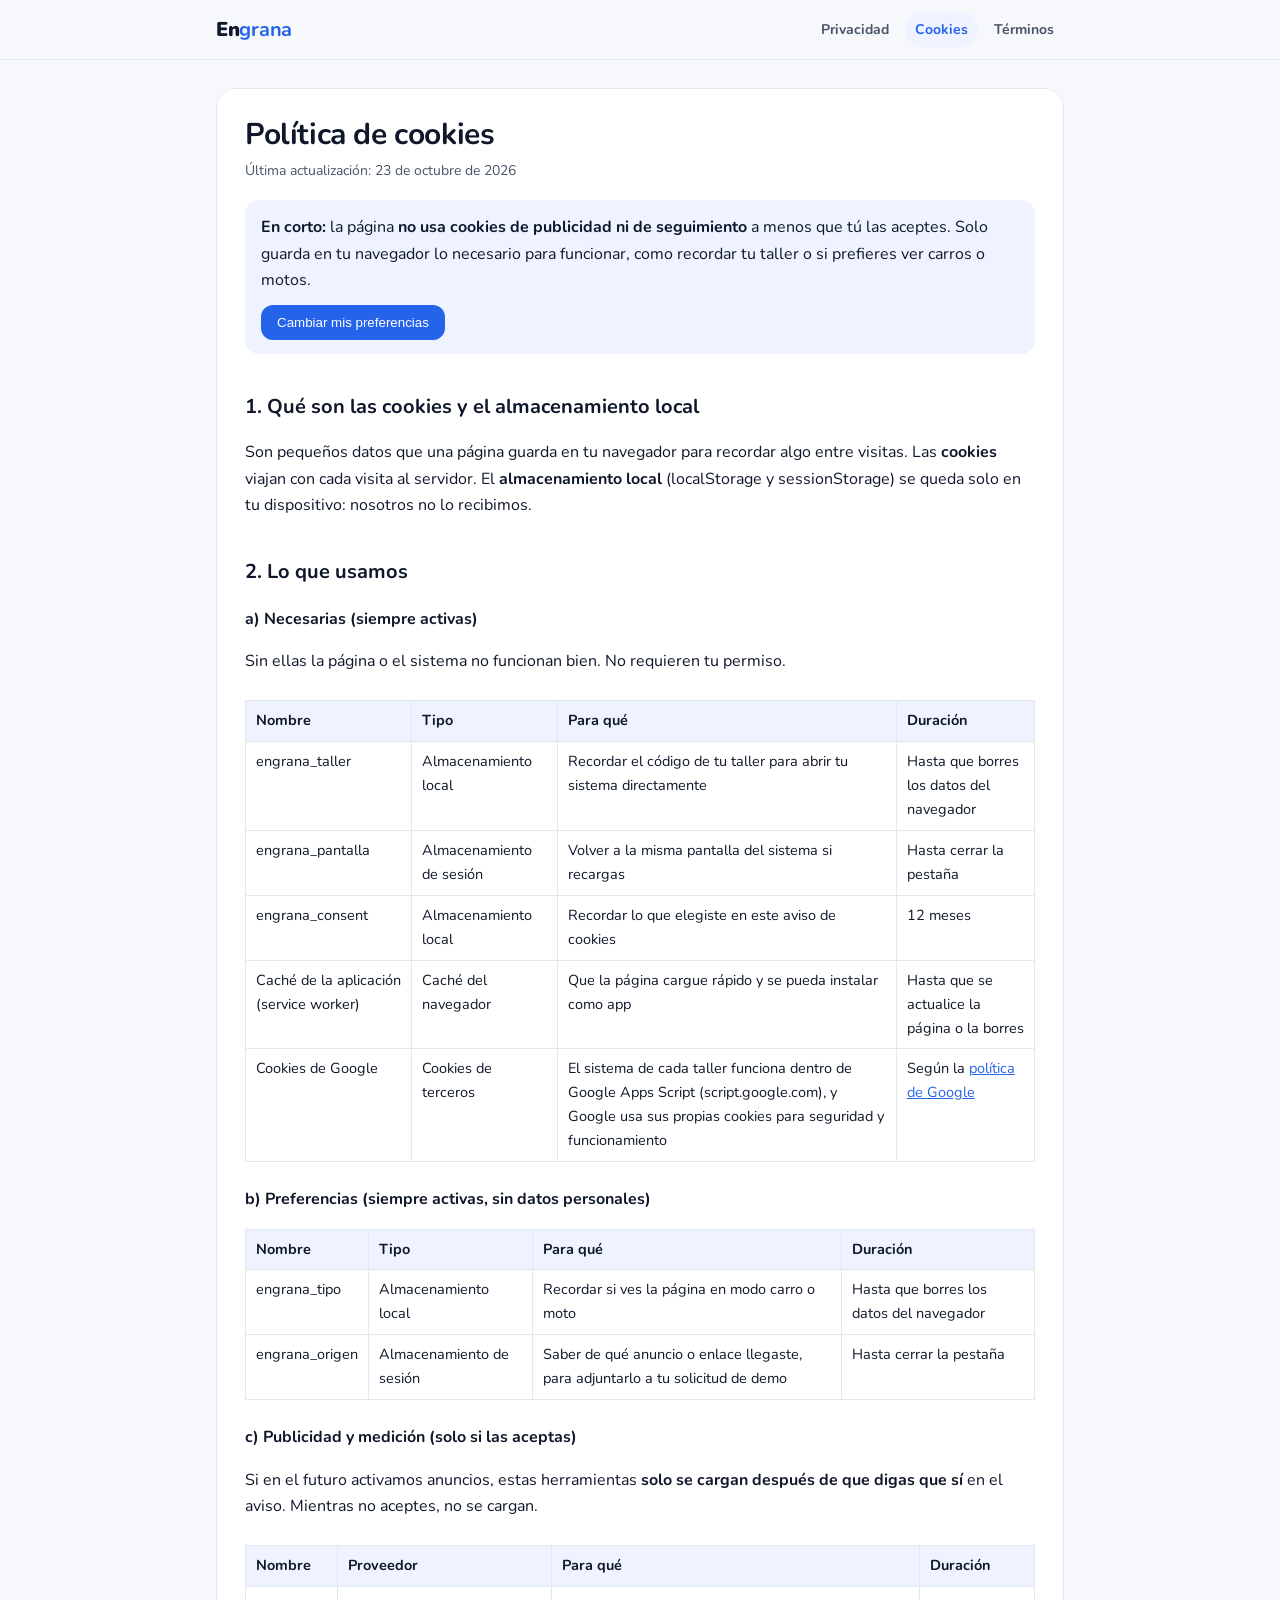
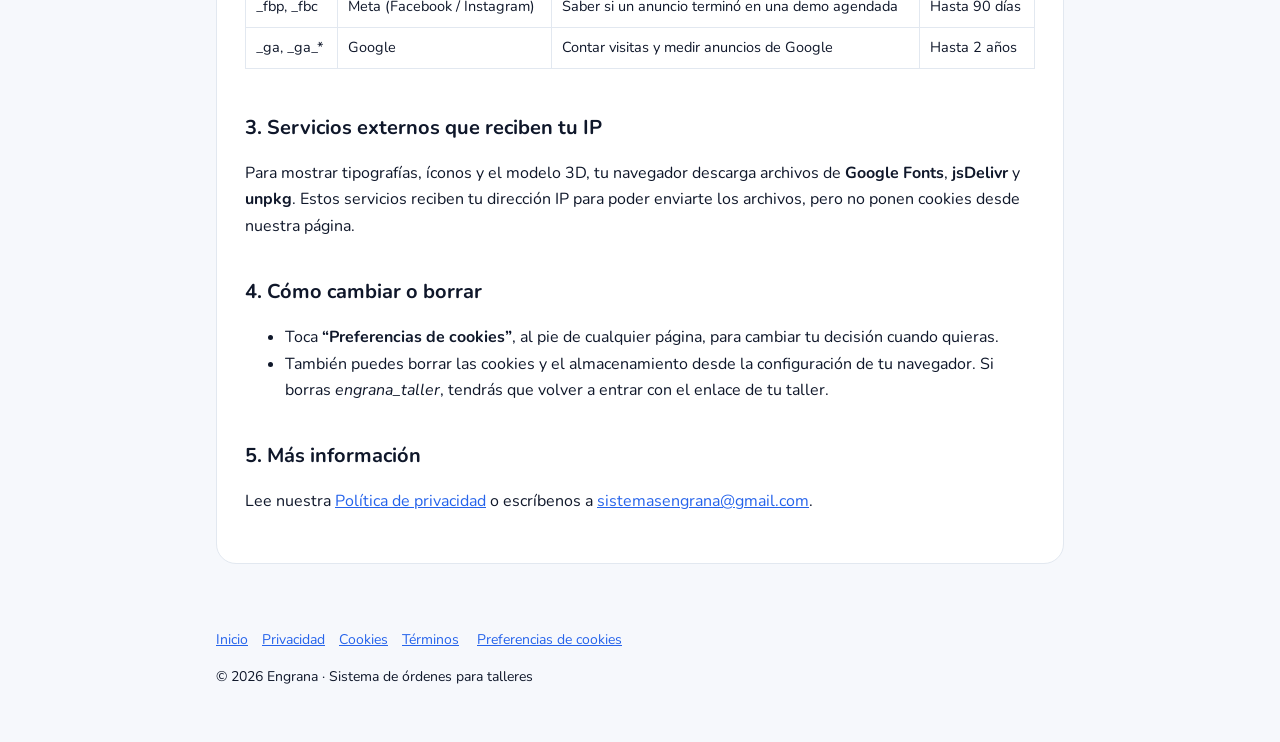
<file: cookies.html>
<!doctype html>
<html lang="es">
<head>
<meta charset="utf-8">
<meta name="viewport" content="width=device-width, initial-scale=1">
<meta name="referrer" content="strict-origin-when-cross-origin">
<title>Política de cookies · Engrana</title>
<meta name="description" content="Qué cookies y almacenamiento local usa sistemasengrana.com, para qué sirven y cómo cambiar tus preferencias.">
<link rel="icon" href="/favicon.ico">
<link rel="preconnect" href="https://fonts.googleapis.com"><link rel="preconnect" href="https://fonts.gstatic.com" crossorigin>
<link href="https://fonts.googleapis.com/css2?family=Nunito:wght@400;700;900&display=swap" rel="stylesheet">
<link rel="stylesheet" href="/css/legal.css">
<script src="/js/consent.js"></script>
</head>
<body>
<header class="top"><div class="in">
  <a class="marca" href="/">En<b>grana</b></a>
  <nav class="tabs" aria-label="Documentos legales">
    <a href="/privacidad.html">Privacidad</a>
    <a href="/cookies.html" aria-current="page">Cookies</a>
    <a href="/terminos.html">Términos</a>
  </nav>
</div></header>

<main><article class="doc">
<h1>Política de cookies</h1>
<p class="fecha">Última actualización: 23 de octubre de 2026</p>

<div class="resumen"><b>En corto:</b> la página <b>no usa cookies de publicidad ni de seguimiento</b> a menos que tú las aceptes. Solo guarda en tu navegador lo necesario para funcionar, como recordar tu taller o si prefieres ver carros o motos.
<p style="margin:12px 0 0"><button class="btn" type="button" onclick="window.engranaConsent&&engranaConsent.abrir()">Cambiar mis preferencias</button></p></div>

<h2>1. Qué son las cookies y el almacenamiento local</h2>
<p>Son pequeños datos que una página guarda en tu navegador para recordar algo entre visitas. Las <b>cookies</b> viajan con cada visita al servidor. El <b>almacenamiento local</b> (localStorage y sessionStorage) se queda solo en tu dispositivo: nosotros no lo recibimos.</p>

<h2>2. Lo que usamos</h2>
<h3>a) Necesarias (siempre activas)</h3>
<p>Sin ellas la página o el sistema no funcionan bien. No requieren tu permiso.</p>
<div class="tabla"><table>
  <tr><th>Nombre</th><th>Tipo</th><th>Para qué</th><th>Duración</th></tr>
  <tr><td>engrana_taller</td><td>Almacenamiento local</td><td>Recordar el código de tu taller para abrir tu sistema directamente</td><td>Hasta que borres los datos del navegador</td></tr>
  <tr><td>engrana_pantalla</td><td>Almacenamiento de sesión</td><td>Volver a la misma pantalla del sistema si recargas</td><td>Hasta cerrar la pestaña</td></tr>
  <tr><td>engrana_consent</td><td>Almacenamiento local</td><td>Recordar lo que elegiste en este aviso de cookies</td><td>12 meses</td></tr>
  <tr><td>Caché de la aplicación (service worker)</td><td>Caché del navegador</td><td>Que la página cargue rápido y se pueda instalar como app</td><td>Hasta que se actualice la página o la borres</td></tr>
  <tr><td>Cookies de Google</td><td>Cookies de terceros</td><td>El sistema de cada taller funciona dentro de Google Apps Script (script.google.com), y Google usa sus propias cookies para seguridad y funcionamiento</td><td>Según la <a href="https://policies.google.com/technologies/cookies?hl=es" target="_blank" rel="noopener">política de Google</a></td></tr>
</table></div>

<h3>b) Preferencias (siempre activas, sin datos personales)</h3>
<div class="tabla"><table>
  <tr><th>Nombre</th><th>Tipo</th><th>Para qué</th><th>Duración</th></tr>
  <tr><td>engrana_tipo</td><td>Almacenamiento local</td><td>Recordar si ves la página en modo carro o moto</td><td>Hasta que borres los datos del navegador</td></tr>
  <tr><td>engrana_origen</td><td>Almacenamiento de sesión</td><td>Saber de qué anuncio o enlace llegaste, para adjuntarlo a tu solicitud de demo</td><td>Hasta cerrar la pestaña</td></tr>
</table></div>

<h3>c) Publicidad y medición (solo si las aceptas)</h3>
<p>Si en el futuro activamos anuncios, estas herramientas <b>solo se cargan después de que digas que sí</b> en el aviso. Mientras no aceptes, no se cargan.</p>
<div class="tabla"><table>
  <tr><th>Nombre</th><th>Proveedor</th><th>Para qué</th><th>Duración</th></tr>
  <tr><td>_fbp, _fbc</td><td>Meta (Facebook / Instagram)</td><td>Saber si un anuncio terminó en una demo agendada</td><td>Hasta 90 días</td></tr>
  <tr><td>_ga, _ga_*</td><td>Google</td><td>Contar visitas y medir anuncios de Google</td><td>Hasta 2 años</td></tr>
</table></div>

<h2>3. Servicios externos que reciben tu IP</h2>
<p>Para mostrar tipografías, íconos y el modelo 3D, tu navegador descarga archivos de <b>Google Fonts</b>, <b>jsDelivr</b> y <b>unpkg</b>. Estos servicios reciben tu dirección IP para poder enviarte los archivos, pero no ponen cookies desde nuestra página.</p>

<h2>4. Cómo cambiar o borrar</h2>
<ul>
  <li>Toca <b>“Preferencias de cookies”</b>, al pie de cualquier página, para cambiar tu decisión cuando quieras.</li>
  <li>También puedes borrar las cookies y el almacenamiento desde la configuración de tu navegador. Si borras <i>engrana_taller</i>, tendrás que volver a entrar con el enlace de tu taller.</li>
</ul>

<h2>5. Más información</h2>
<p>Lee nuestra <a href="/privacidad.html">Política de privacidad</a> o escríbenos a <a href="mailto:sistemasengrana@gmail.com">sistemasengrana@gmail.com</a>.</p>
</article></main>

<footer>
  <a href="/">Inicio</a><a href="/privacidad.html">Privacidad</a><a href="/cookies.html">Cookies</a><a href="/terminos.html">Términos</a>
  <a href="#" onclick="window.engranaConsent&&engranaConsent.abrir();return false">Preferencias de cookies</a>
  <p>© <span id="anio">2026</span> Engrana · Sistema de órdenes para talleres</p>
</footer>
<script>document.getElementById('anio').textContent=new Date().getFullYear();</script>
</body>
</html>
</file>
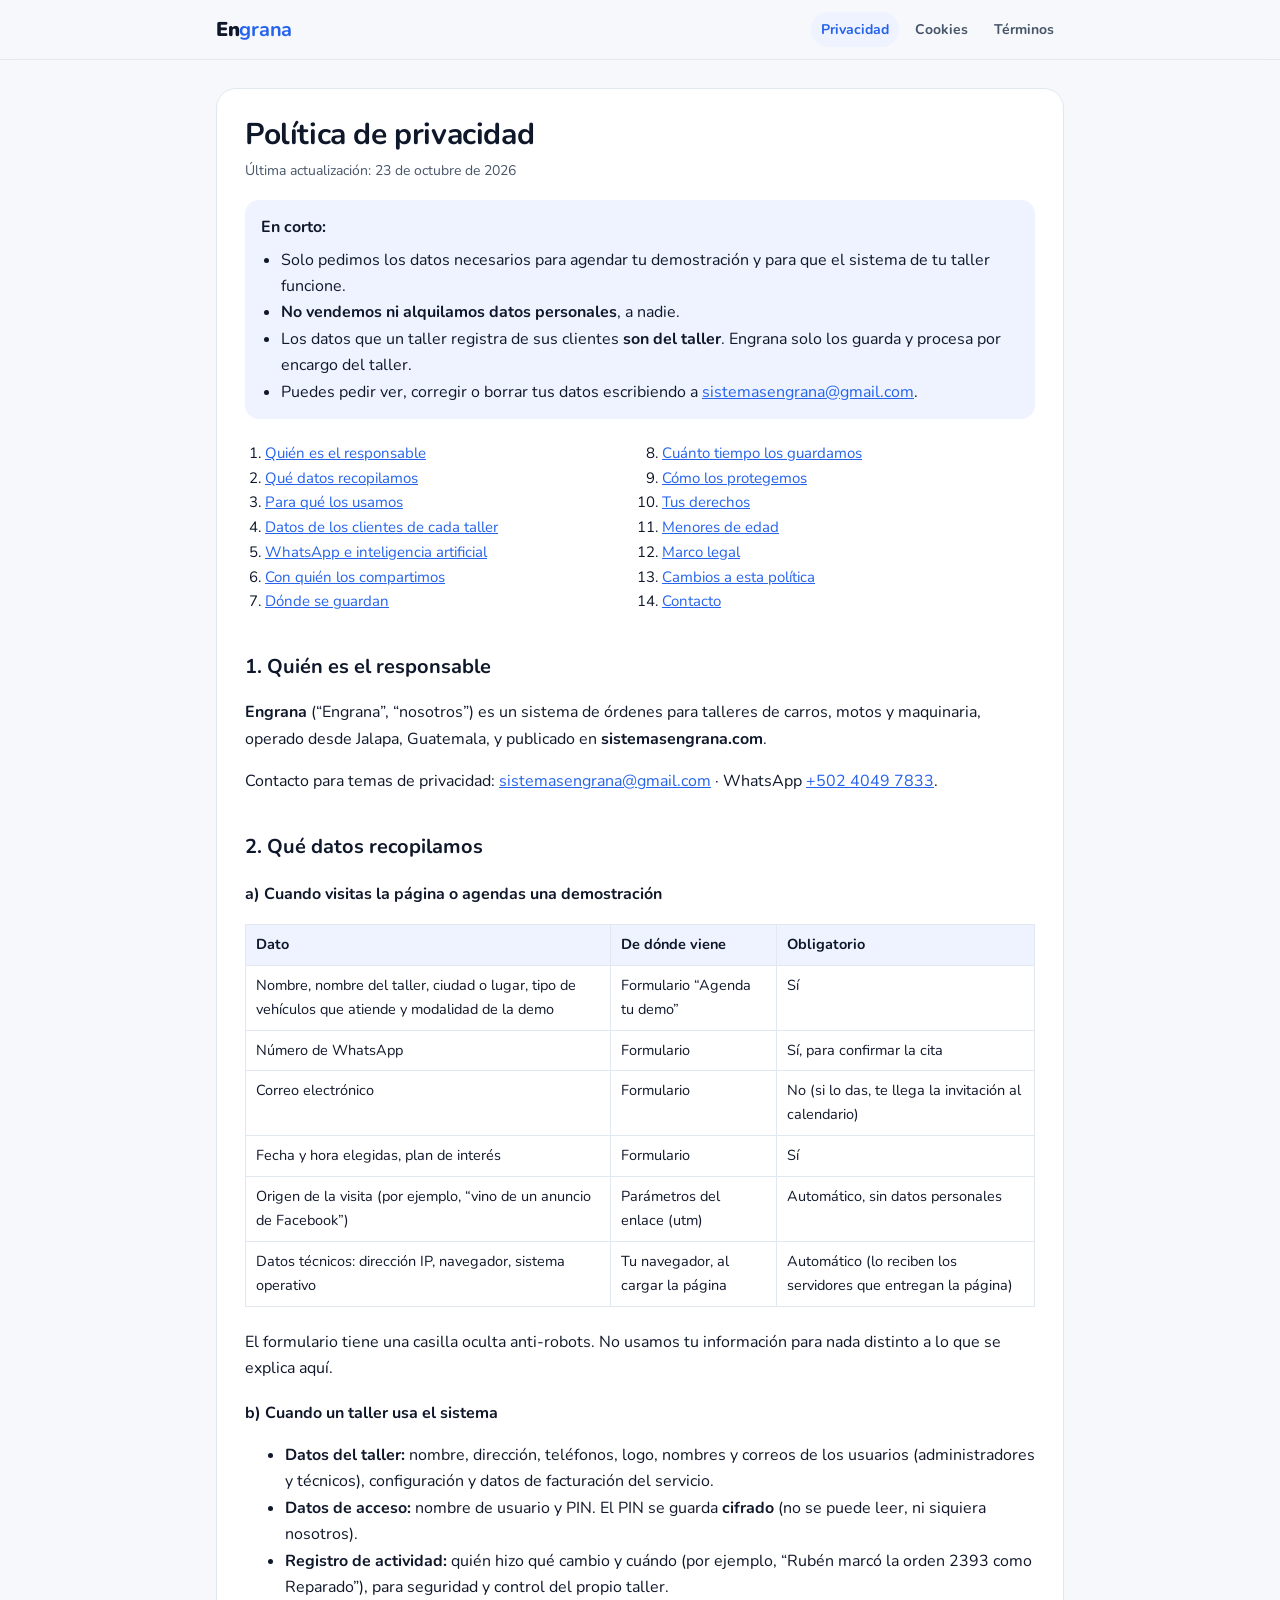
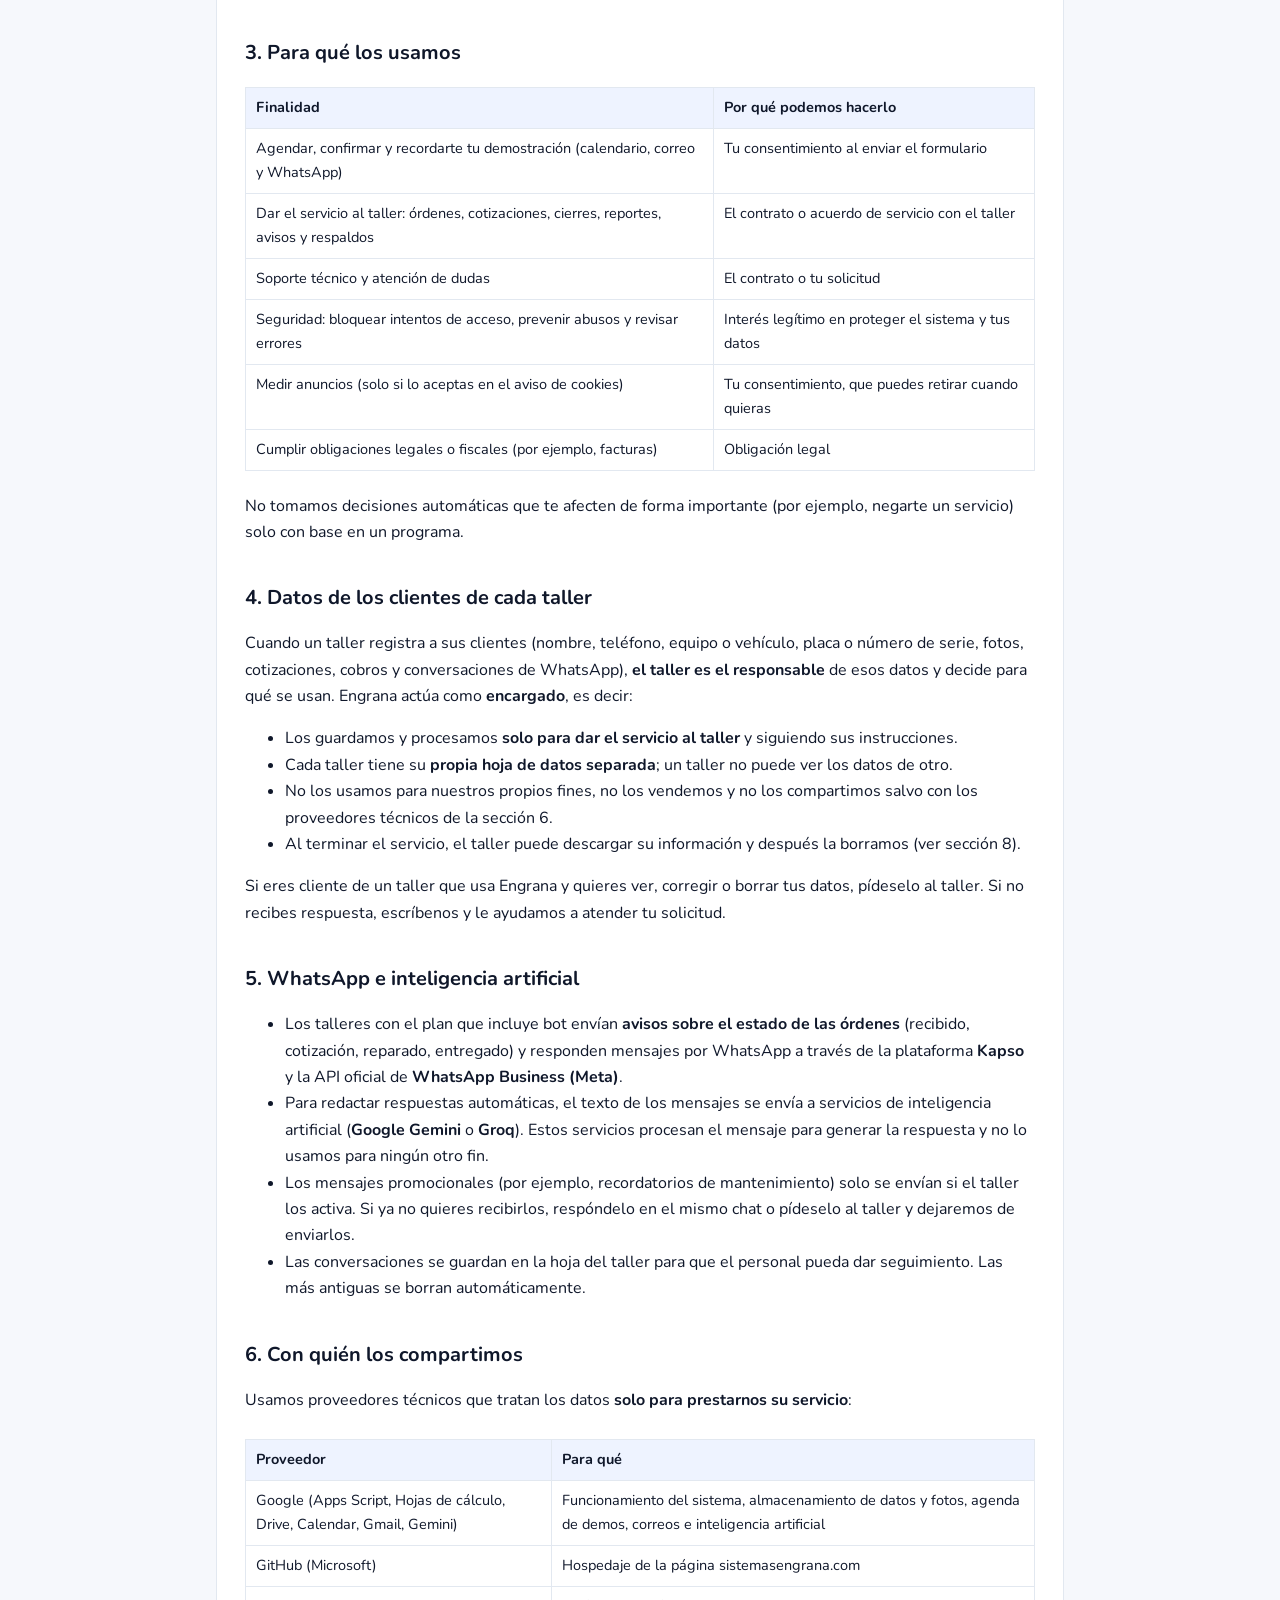
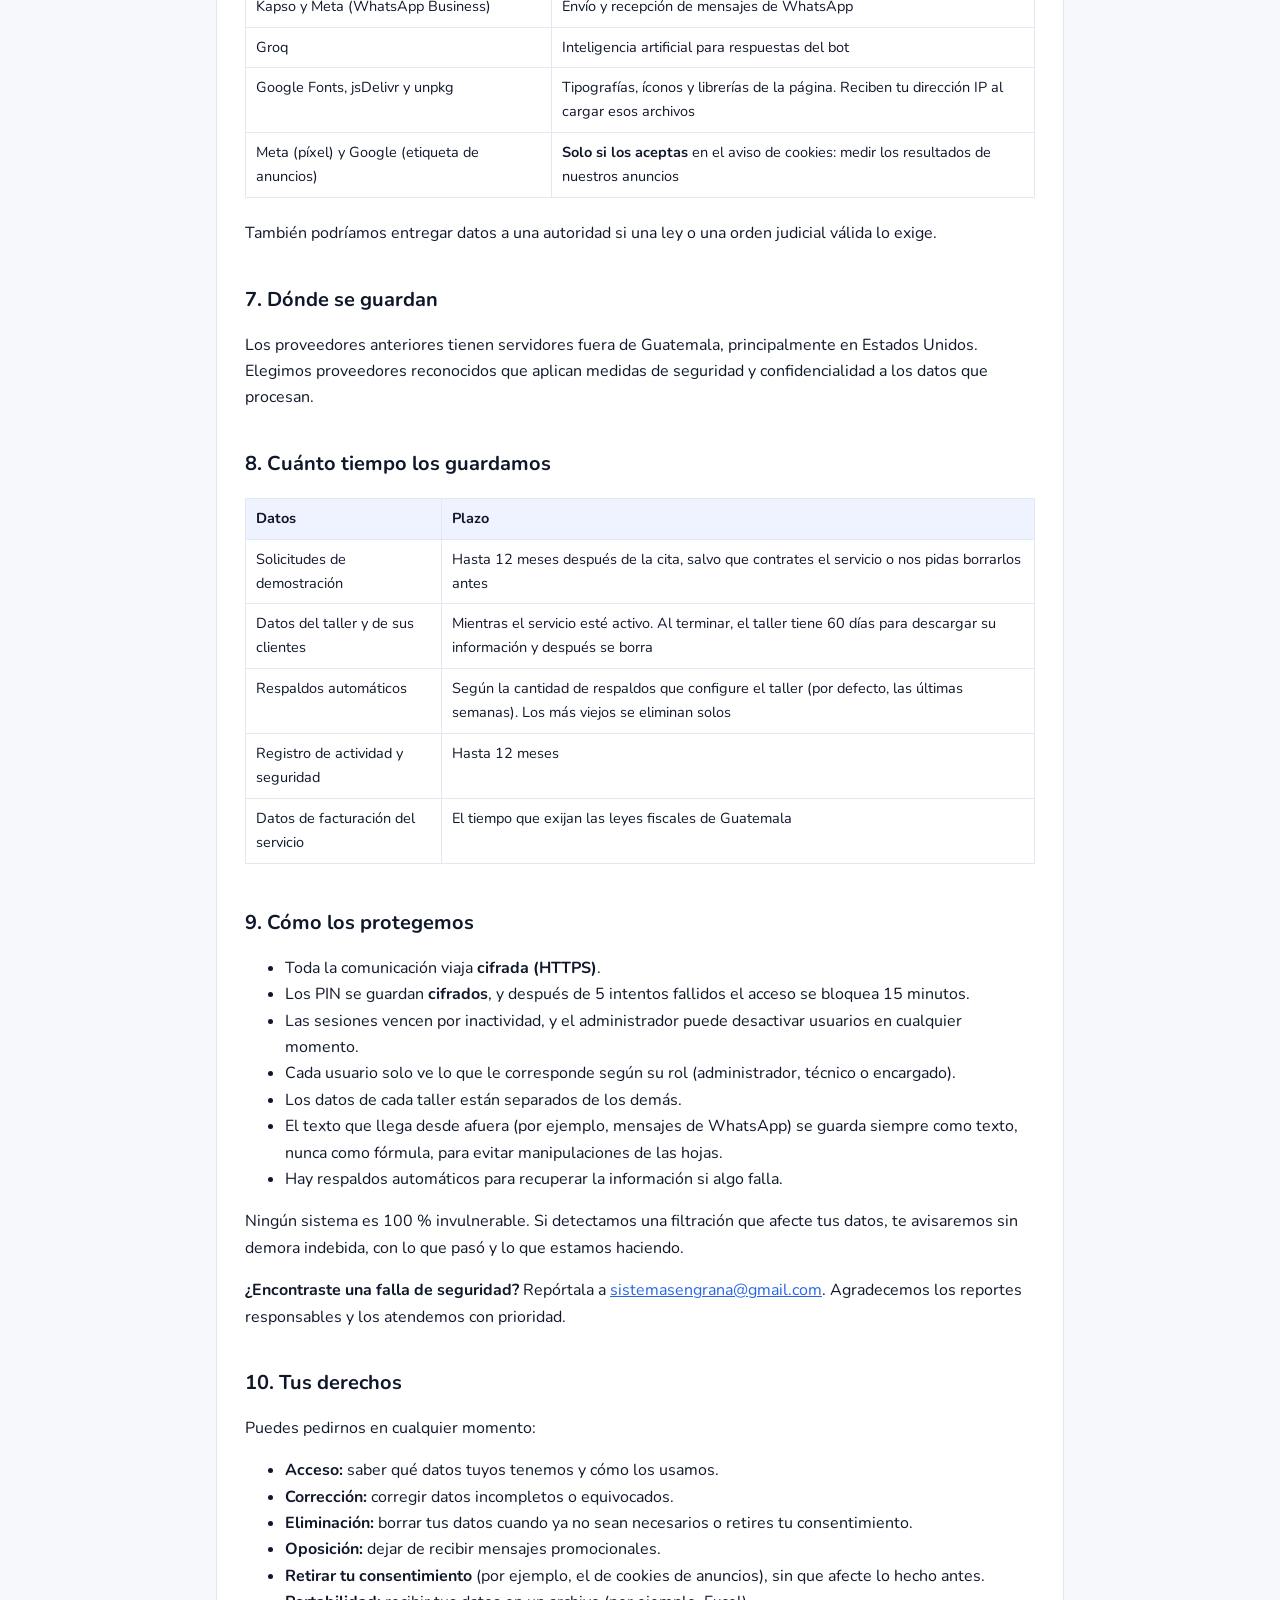
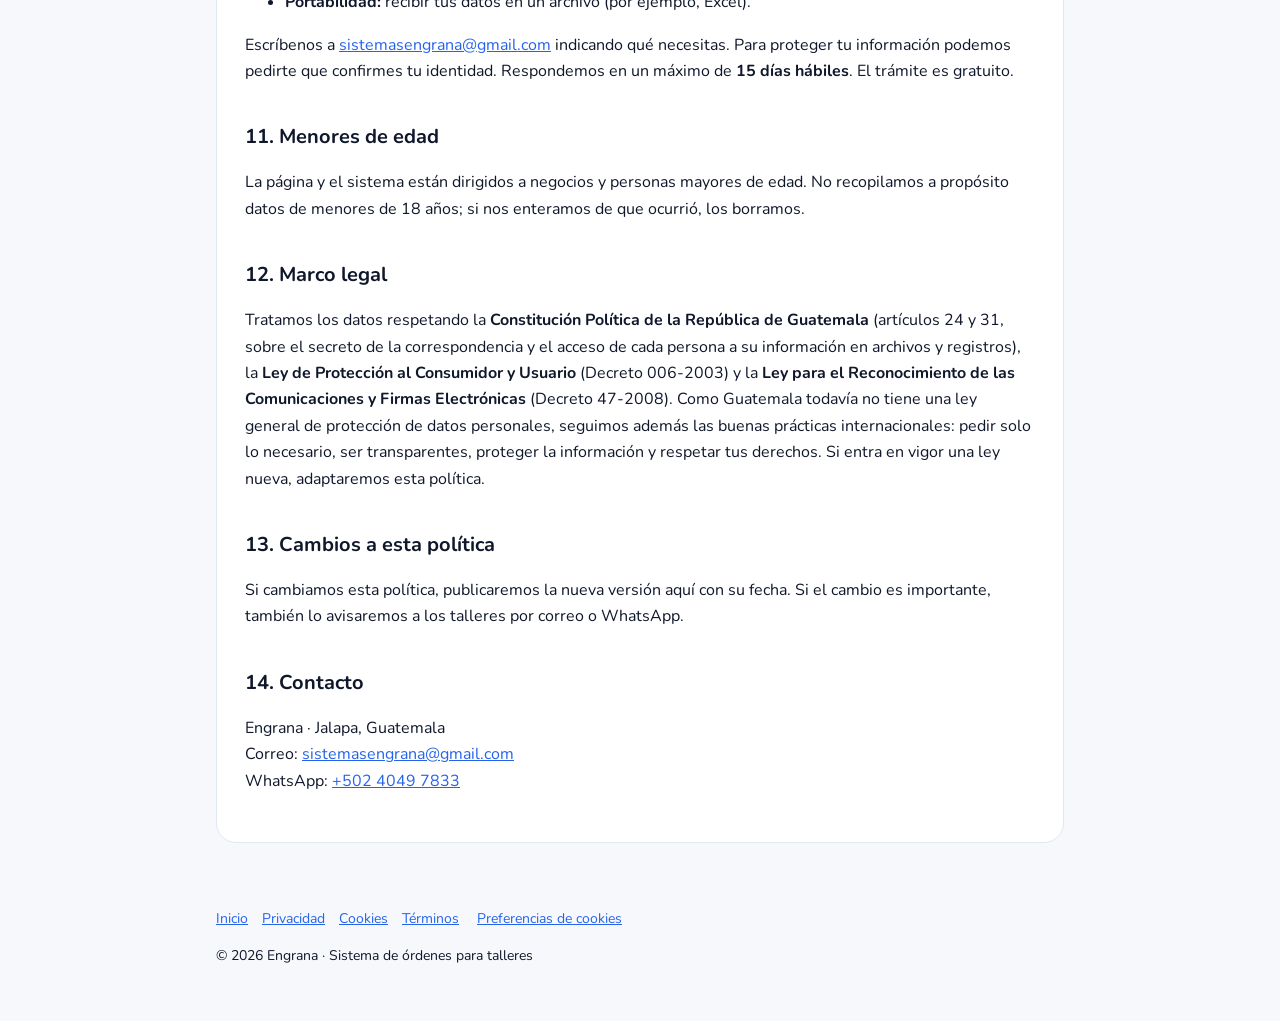
<file: privacidad.html>
<!doctype html>
<html lang="es">
<head>
<meta charset="utf-8">
<meta name="viewport" content="width=device-width, initial-scale=1">
<meta name="referrer" content="strict-origin-when-cross-origin">
<title>Política de privacidad · Engrana</title>
<meta name="description" content="Cómo Engrana recopila, usa, protege y comparte los datos personales de visitantes, talleres y sus clientes.">
<link rel="icon" href="/favicon.ico">
<link rel="preconnect" href="https://fonts.googleapis.com"><link rel="preconnect" href="https://fonts.gstatic.com" crossorigin>
<link href="https://fonts.googleapis.com/css2?family=Nunito:wght@400;700;900&display=swap" rel="stylesheet">
<link rel="stylesheet" href="/css/legal.css">
<script src="/js/consent.js"></script>
</head>
<body>
<header class="top"><div class="in">
  <a class="marca" href="/">En<b>grana</b></a>
  <nav class="tabs" aria-label="Documentos legales">
    <a href="/privacidad.html" aria-current="page">Privacidad</a>
    <a href="/cookies.html">Cookies</a>
    <a href="/terminos.html">Términos</a>
  </nav>
</div></header>

<main><article class="doc">
<h1>Política de privacidad</h1>
<p class="fecha">Última actualización: 23 de octubre de 2026</p>

<div class="resumen"><b>En corto:</b>
  <ul>
    <li>Solo pedimos los datos necesarios para agendar tu demostración y para que el sistema de tu taller funcione.</li>
    <li><b>No vendemos ni alquilamos datos personales</b>, a nadie.</li>
    <li>Los datos que un taller registra de sus clientes <b>son del taller</b>. Engrana solo los guarda y procesa por encargo del taller.</li>
    <li>Puedes pedir ver, corregir o borrar tus datos escribiendo a <a href="mailto:sistemasengrana@gmail.com">sistemasengrana@gmail.com</a>.</li>
  </ul>
</div>

<nav aria-label="Contenido"><ol class="indice">
  <li><a href="#responsable">Quién es el responsable</a></li>
  <li><a href="#datos">Qué datos recopilamos</a></li>
  <li><a href="#usos">Para qué los usamos</a></li>
  <li><a href="#taller">Datos de los clientes de cada taller</a></li>
  <li><a href="#whatsapp">WhatsApp e inteligencia artificial</a></li>
  <li><a href="#terceros">Con quién los compartimos</a></li>
  <li><a href="#internacional">Dónde se guardan</a></li>
  <li><a href="#plazos">Cuánto tiempo los guardamos</a></li>
  <li><a href="#seguridad">Cómo los protegemos</a></li>
  <li><a href="#derechos">Tus derechos</a></li>
  <li><a href="#menores">Menores de edad</a></li>
  <li><a href="#leyes">Marco legal</a></li>
  <li><a href="#cambios">Cambios a esta política</a></li>
  <li><a href="#contacto">Contacto</a></li>
</ol></nav>

<h2 id="responsable">1. Quién es el responsable</h2>
<p><b>Engrana</b> (“Engrana”, “nosotros”) es un sistema de órdenes para talleres de carros, motos y maquinaria, operado desde Jalapa, Guatemala, y publicado en <b>sistemasengrana.com</b>.</p>
<p>Contacto para temas de privacidad: <a href="mailto:sistemasengrana@gmail.com">sistemasengrana@gmail.com</a> · WhatsApp <a href="https://wa.me/50240497833">+502 4049 7833</a>.</p>

<h2 id="datos">2. Qué datos recopilamos</h2>
<h3>a) Cuando visitas la página o agendas una demostración</h3>
<div class="tabla"><table>
  <tr><th>Dato</th><th>De dónde viene</th><th>Obligatorio</th></tr>
  <tr><td>Nombre, nombre del taller, ciudad o lugar, tipo de vehículos que atiende y modalidad de la demo</td><td>Formulario “Agenda tu demo”</td><td>Sí</td></tr>
  <tr><td>Número de WhatsApp</td><td>Formulario</td><td>Sí, para confirmar la cita</td></tr>
  <tr><td>Correo electrónico</td><td>Formulario</td><td>No (si lo das, te llega la invitación al calendario)</td></tr>
  <tr><td>Fecha y hora elegidas, plan de interés</td><td>Formulario</td><td>Sí</td></tr>
  <tr><td>Origen de la visita (por ejemplo, “vino de un anuncio de Facebook”)</td><td>Parámetros del enlace (utm)</td><td>Automático, sin datos personales</td></tr>
  <tr><td>Datos técnicos: dirección IP, navegador, sistema operativo</td><td>Tu navegador, al cargar la página</td><td>Automático (lo reciben los servidores que entregan la página)</td></tr>
</table></div>
<p>El formulario tiene una casilla oculta anti-robots. No usamos tu información para nada distinto a lo que se explica aquí.</p>

<h3>b) Cuando un taller usa el sistema</h3>
<ul>
  <li><b>Datos del taller:</b> nombre, dirección, teléfonos, logo, nombres y correos de los usuarios (administradores y técnicos), configuración y datos de facturación del servicio.</li>
  <li><b>Datos de acceso:</b> nombre de usuario y PIN. El PIN se guarda <b>cifrado</b> (no se puede leer, ni siquiera nosotros).</li>
  <li><b>Registro de actividad:</b> quién hizo qué cambio y cuándo (por ejemplo, “Rubén marcó la orden 2393 como Reparado”), para seguridad y control del propio taller.</li>
</ul>

<h2 id="usos">3. Para qué los usamos</h2>
<div class="tabla"><table>
  <tr><th>Finalidad</th><th>Por qué podemos hacerlo</th></tr>
  <tr><td>Agendar, confirmar y recordarte tu demostración (calendario, correo y WhatsApp)</td><td>Tu consentimiento al enviar el formulario</td></tr>
  <tr><td>Dar el servicio al taller: órdenes, cotizaciones, cierres, reportes, avisos y respaldos</td><td>El contrato o acuerdo de servicio con el taller</td></tr>
  <tr><td>Soporte técnico y atención de dudas</td><td>El contrato o tu solicitud</td></tr>
  <tr><td>Seguridad: bloquear intentos de acceso, prevenir abusos y revisar errores</td><td>Interés legítimo en proteger el sistema y tus datos</td></tr>
  <tr><td>Medir anuncios (solo si lo aceptas en el aviso de cookies)</td><td>Tu consentimiento, que puedes retirar cuando quieras</td></tr>
  <tr><td>Cumplir obligaciones legales o fiscales (por ejemplo, facturas)</td><td>Obligación legal</td></tr>
</table></div>
<p>No tomamos decisiones automáticas que te afecten de forma importante (por ejemplo, negarte un servicio) solo con base en un programa.</p>

<h2 id="taller">4. Datos de los clientes de cada taller</h2>
<p>Cuando un taller registra a sus clientes (nombre, teléfono, equipo o vehículo, placa o número de serie, fotos, cotizaciones, cobros y conversaciones de WhatsApp), <b>el taller es el responsable</b> de esos datos y decide para qué se usan. Engrana actúa como <b>encargado</b>, es decir:</p>
<ul>
  <li>Los guardamos y procesamos <b>solo para dar el servicio al taller</b> y siguiendo sus instrucciones.</li>
  <li>Cada taller tiene su <b>propia hoja de datos separada</b>; un taller no puede ver los datos de otro.</li>
  <li>No los usamos para nuestros propios fines, no los vendemos y no los compartimos salvo con los proveedores técnicos de la sección 6.</li>
  <li>Al terminar el servicio, el taller puede descargar su información y después la borramos (ver sección 8).</li>
</ul>
<p>Si eres cliente de un taller que usa Engrana y quieres ver, corregir o borrar tus datos, pídeselo al taller. Si no recibes respuesta, escríbenos y le ayudamos a atender tu solicitud.</p>

<h2 id="whatsapp">5. WhatsApp e inteligencia artificial</h2>
<ul>
  <li>Los talleres con el plan que incluye bot envían <b>avisos sobre el estado de las órdenes</b> (recibido, cotización, reparado, entregado) y responden mensajes por WhatsApp a través de la plataforma <b>Kapso</b> y la API oficial de <b>WhatsApp Business (Meta)</b>.</li>
  <li>Para redactar respuestas automáticas, el texto de los mensajes se envía a servicios de inteligencia artificial (<b>Google Gemini</b> o <b>Groq</b>). Estos servicios procesan el mensaje para generar la respuesta y no lo usamos para ningún otro fin.</li>
  <li>Los mensajes promocionales (por ejemplo, recordatorios de mantenimiento) solo se envían si el taller los activa. Si ya no quieres recibirlos, respóndelo en el mismo chat o pídeselo al taller y dejaremos de enviarlos.</li>
  <li>Las conversaciones se guardan en la hoja del taller para que el personal pueda dar seguimiento. Las más antiguas se borran automáticamente.</li>
</ul>

<h2 id="terceros">6. Con quién los compartimos</h2>
<p>Usamos proveedores técnicos que tratan los datos <b>solo para prestarnos su servicio</b>:</p>
<div class="tabla"><table>
  <tr><th>Proveedor</th><th>Para qué</th></tr>
  <tr><td>Google (Apps Script, Hojas de cálculo, Drive, Calendar, Gmail, Gemini)</td><td>Funcionamiento del sistema, almacenamiento de datos y fotos, agenda de demos, correos e inteligencia artificial</td></tr>
  <tr><td>GitHub (Microsoft)</td><td>Hospedaje de la página sistemasengrana.com</td></tr>
  <tr><td>Kapso y Meta (WhatsApp Business)</td><td>Envío y recepción de mensajes de WhatsApp</td></tr>
  <tr><td>Groq</td><td>Inteligencia artificial para respuestas del bot</td></tr>
  <tr><td>Google Fonts, jsDelivr y unpkg</td><td>Tipografías, íconos y librerías de la página. Reciben tu dirección IP al cargar esos archivos</td></tr>
  <tr><td>Meta (píxel) y Google (etiqueta de anuncios)</td><td><b>Solo si los aceptas</b> en el aviso de cookies: medir los resultados de nuestros anuncios</td></tr>
</table></div>
<p>También podríamos entregar datos a una autoridad si una ley o una orden judicial válida lo exige.</p>

<h2 id="internacional">7. Dónde se guardan</h2>
<p>Los proveedores anteriores tienen servidores fuera de Guatemala, principalmente en Estados Unidos. Elegimos proveedores reconocidos que aplican medidas de seguridad y confidencialidad a los datos que procesan.</p>

<h2 id="plazos">8. Cuánto tiempo los guardamos</h2>
<div class="tabla"><table>
  <tr><th>Datos</th><th>Plazo</th></tr>
  <tr><td>Solicitudes de demostración</td><td>Hasta 12 meses después de la cita, salvo que contrates el servicio o nos pidas borrarlos antes</td></tr>
  <tr><td>Datos del taller y de sus clientes</td><td>Mientras el servicio esté activo. Al terminar, el taller tiene 60 días para descargar su información y después se borra</td></tr>
  <tr><td>Respaldos automáticos</td><td>Según la cantidad de respaldos que configure el taller (por defecto, las últimas semanas). Los más viejos se eliminan solos</td></tr>
  <tr><td>Registro de actividad y seguridad</td><td>Hasta 12 meses</td></tr>
  <tr><td>Datos de facturación del servicio</td><td>El tiempo que exijan las leyes fiscales de Guatemala</td></tr>
</table></div>

<h2 id="seguridad">9. Cómo los protegemos</h2>
<ul>
  <li>Toda la comunicación viaja <b>cifrada (HTTPS)</b>.</li>
  <li>Los PIN se guardan <b>cifrados</b>, y después de 5 intentos fallidos el acceso se bloquea 15 minutos.</li>
  <li>Las sesiones vencen por inactividad, y el administrador puede desactivar usuarios en cualquier momento.</li>
  <li>Cada usuario solo ve lo que le corresponde según su rol (administrador, técnico o encargado).</li>
  <li>Los datos de cada taller están separados de los demás.</li>
  <li>El texto que llega desde afuera (por ejemplo, mensajes de WhatsApp) se guarda siempre como texto, nunca como fórmula, para evitar manipulaciones de las hojas.</li>
  <li>Hay respaldos automáticos para recuperar la información si algo falla.</li>
</ul>
<p>Ningún sistema es 100&nbsp;% invulnerable. Si detectamos una filtración que afecte tus datos, te avisaremos sin demora indebida, con lo que pasó y lo que estamos haciendo.</p>
<p><b>¿Encontraste una falla de seguridad?</b> Repórtala a <a href="mailto:sistemasengrana@gmail.com?subject=Reporte%20de%20seguridad">sistemasengrana@gmail.com</a>. Agradecemos los reportes responsables y los atendemos con prioridad.</p>

<h2 id="derechos">10. Tus derechos</h2>
<p>Puedes pedirnos en cualquier momento:</p>
<ul>
  <li><b>Acceso:</b> saber qué datos tuyos tenemos y cómo los usamos.</li>
  <li><b>Corrección:</b> corregir datos incompletos o equivocados.</li>
  <li><b>Eliminación:</b> borrar tus datos cuando ya no sean necesarios o retires tu consentimiento.</li>
  <li><b>Oposición:</b> dejar de recibir mensajes promocionales.</li>
  <li><b>Retirar tu consentimiento</b> (por ejemplo, el de cookies de anuncios), sin que afecte lo hecho antes.</li>
  <li><b>Portabilidad:</b> recibir tus datos en un archivo (por ejemplo, Excel).</li>
</ul>
<p>Escríbenos a <a href="mailto:sistemasengrana@gmail.com">sistemasengrana@gmail.com</a> indicando qué necesitas. Para proteger tu información podemos pedirte que confirmes tu identidad. Respondemos en un máximo de <b>15 días hábiles</b>. El trámite es gratuito.</p>

<h2 id="menores">11. Menores de edad</h2>
<p>La página y el sistema están dirigidos a negocios y personas mayores de edad. No recopilamos a propósito datos de menores de 18 años; si nos enteramos de que ocurrió, los borramos.</p>

<h2 id="leyes">12. Marco legal</h2>
<p>Tratamos los datos respetando la <b>Constitución Política de la República de Guatemala</b> (artículos 24 y 31, sobre el secreto de la correspondencia y el acceso de cada persona a su información en archivos y registros), la <b>Ley de Protección al Consumidor y Usuario</b> (Decreto 006-2003) y la <b>Ley para el Reconocimiento de las Comunicaciones y Firmas Electrónicas</b> (Decreto 47-2008). Como Guatemala todavía no tiene una ley general de protección de datos personales, seguimos además las buenas prácticas internacionales: pedir solo lo necesario, ser transparentes, proteger la información y respetar tus derechos. Si entra en vigor una ley nueva, adaptaremos esta política.</p>

<h2 id="cambios">13. Cambios a esta política</h2>
<p>Si cambiamos esta política, publicaremos la nueva versión aquí con su fecha. Si el cambio es importante, también lo avisaremos a los talleres por correo o WhatsApp.</p>

<h2 id="contacto">14. Contacto</h2>
<p>Engrana · Jalapa, Guatemala<br>Correo: <a href="mailto:sistemasengrana@gmail.com">sistemasengrana@gmail.com</a><br>WhatsApp: <a href="https://wa.me/50240497833">+502 4049 7833</a></p>
</article></main>

<footer>
  <a href="/">Inicio</a><a href="/privacidad.html">Privacidad</a><a href="/cookies.html">Cookies</a><a href="/terminos.html">Términos</a>
  <a href="#" onclick="window.engranaConsent&&engranaConsent.abrir();return false">Preferencias de cookies</a>
  <p>© <span id="anio">2026</span> Engrana · Sistema de órdenes para talleres</p>
</footer>
<script>document.getElementById('anio').textContent=new Date().getFullYear();</script>
</body>
</html>
</file>
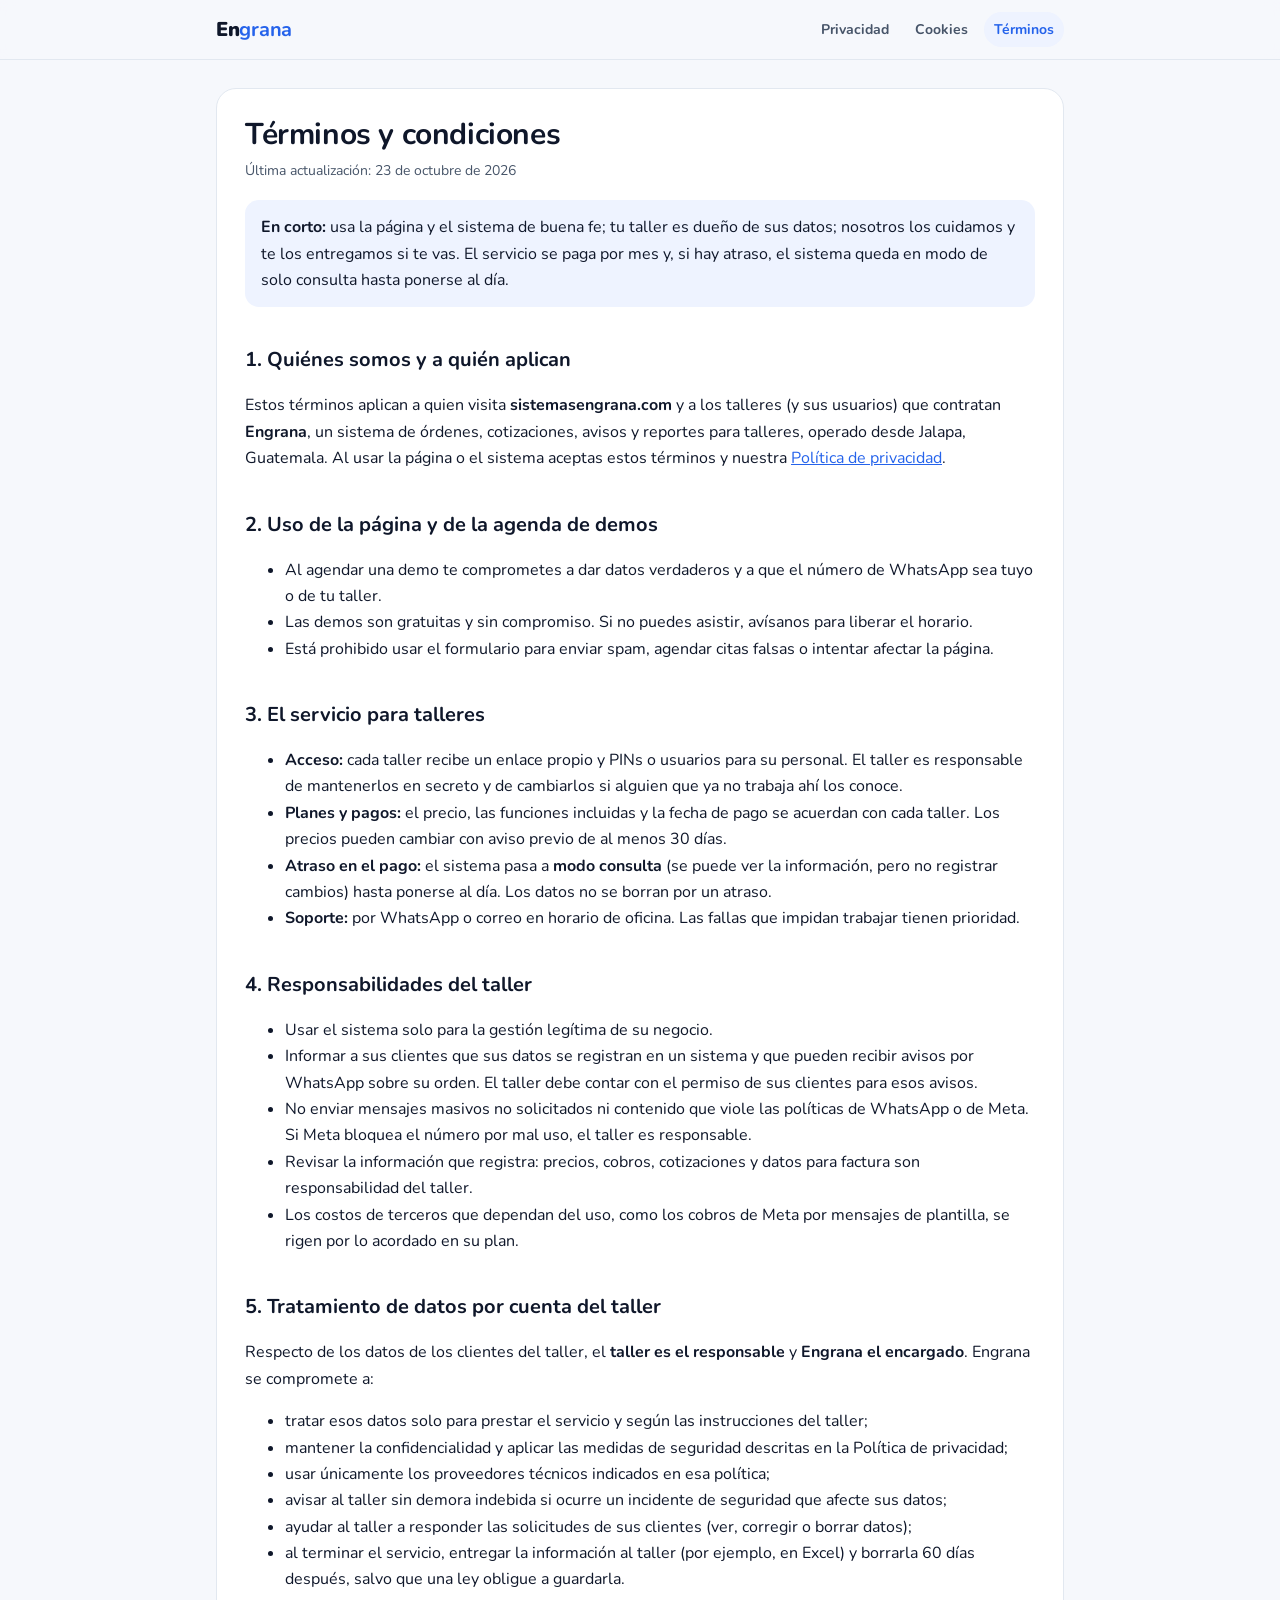
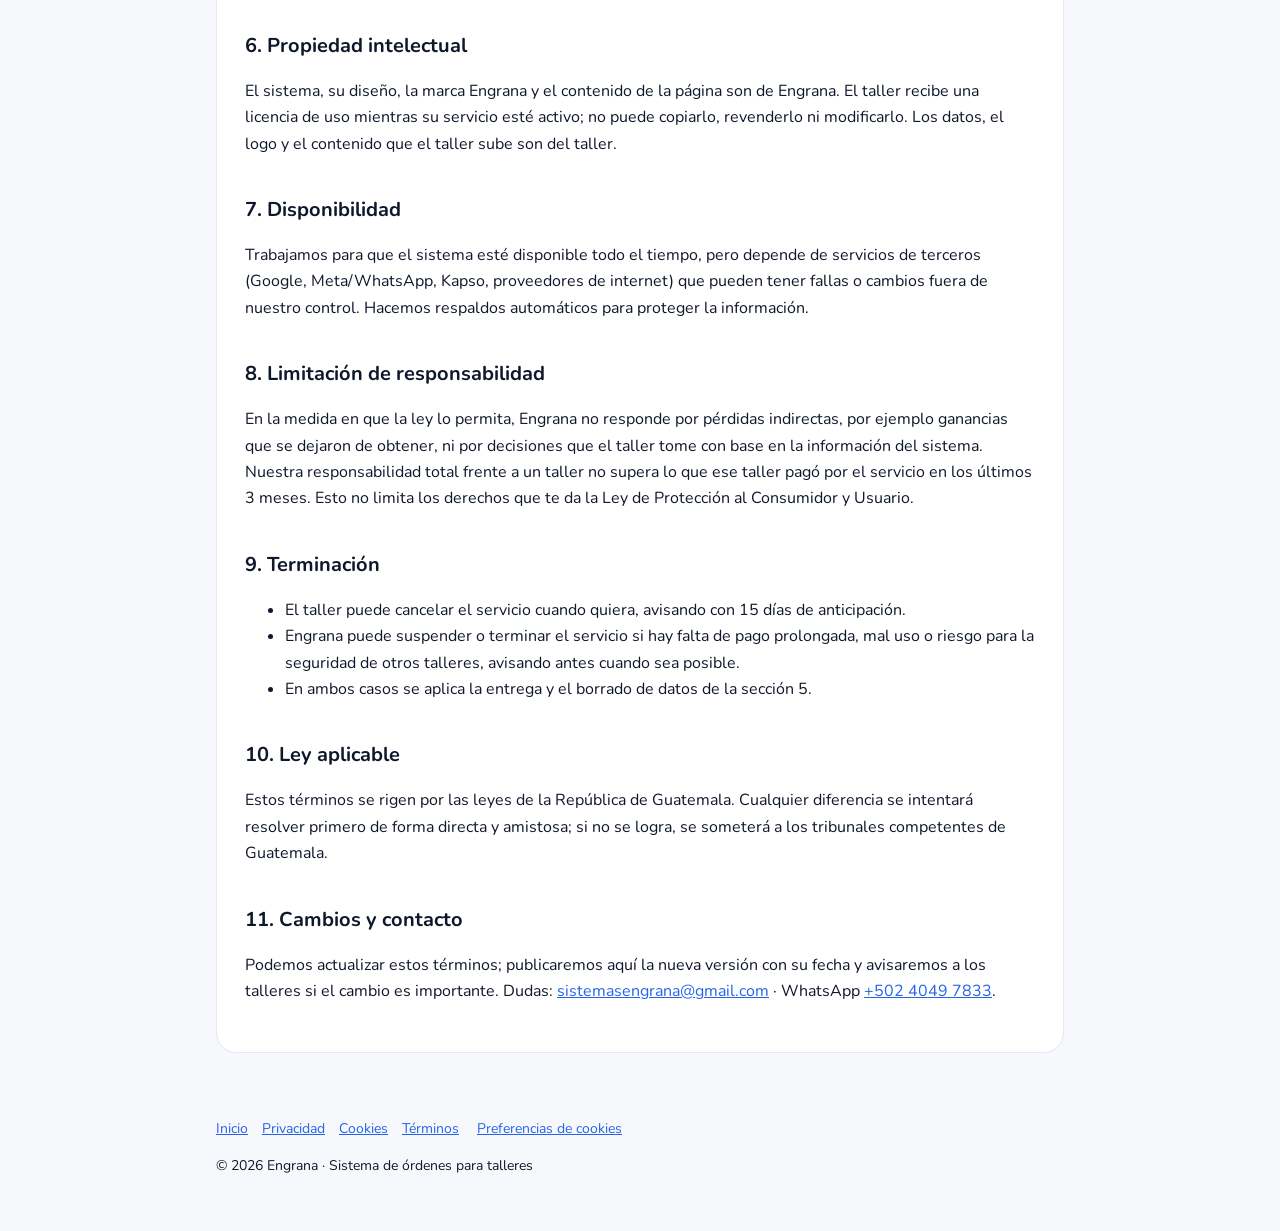
<file: terminos.html>
<!doctype html>
<html lang="es">
<head>
<meta charset="utf-8">
<meta name="viewport" content="width=device-width, initial-scale=1">
<meta name="referrer" content="strict-origin-when-cross-origin">
<title>Términos y condiciones · Engrana</title>
<meta name="description" content="Condiciones de uso de sistemasengrana.com y del servicio Engrana para talleres.">
<link rel="icon" href="/favicon.ico">
<link rel="preconnect" href="https://fonts.googleapis.com"><link rel="preconnect" href="https://fonts.gstatic.com" crossorigin>
<link href="https://fonts.googleapis.com/css2?family=Nunito:wght@400;700;900&display=swap" rel="stylesheet">
<link rel="stylesheet" href="/css/legal.css">
<script src="/js/consent.js"></script>
</head>
<body>
<header class="top"><div class="in">
  <a class="marca" href="/">En<b>grana</b></a>
  <nav class="tabs" aria-label="Documentos legales">
    <a href="/privacidad.html">Privacidad</a>
    <a href="/cookies.html">Cookies</a>
    <a href="/terminos.html" aria-current="page">Términos</a>
  </nav>
</div></header>

<main><article class="doc">
<h1>Términos y condiciones</h1>
<p class="fecha">Última actualización: 23 de octubre de 2026</p>

<div class="resumen"><b>En corto:</b> usa la página y el sistema de buena fe; tu taller es dueño de sus datos; nosotros los cuidamos y te los entregamos si te vas. El servicio se paga por mes y, si hay atraso, el sistema queda en modo de solo consulta hasta ponerse al día.</div>

<h2>1. Quiénes somos y a quién aplican</h2>
<p>Estos términos aplican a quien visita <b>sistemasengrana.com</b> y a los talleres (y sus usuarios) que contratan <b>Engrana</b>, un sistema de órdenes, cotizaciones, avisos y reportes para talleres, operado desde Jalapa, Guatemala. Al usar la página o el sistema aceptas estos términos y nuestra <a href="/privacidad.html">Política de privacidad</a>.</p>

<h2>2. Uso de la página y de la agenda de demos</h2>
<ul>
  <li>Al agendar una demo te comprometes a dar datos verdaderos y a que el número de WhatsApp sea tuyo o de tu taller.</li>
  <li>Las demos son gratuitas y sin compromiso. Si no puedes asistir, avísanos para liberar el horario.</li>
  <li>Está prohibido usar el formulario para enviar spam, agendar citas falsas o intentar afectar la página.</li>
</ul>

<h2>3. El servicio para talleres</h2>
<ul>
  <li><b>Acceso:</b> cada taller recibe un enlace propio y PINs o usuarios para su personal. El taller es responsable de mantenerlos en secreto y de cambiarlos si alguien que ya no trabaja ahí los conoce.</li>
  <li><b>Planes y pagos:</b> el precio, las funciones incluidas y la fecha de pago se acuerdan con cada taller. Los precios pueden cambiar con aviso previo de al menos 30 días.</li>
  <li><b>Atraso en el pago:</b> el sistema pasa a <b>modo consulta</b> (se puede ver la información, pero no registrar cambios) hasta ponerse al día. Los datos no se borran por un atraso.</li>
  <li><b>Soporte:</b> por WhatsApp o correo en horario de oficina. Las fallas que impidan trabajar tienen prioridad.</li>
</ul>

<h2>4. Responsabilidades del taller</h2>
<ul>
  <li>Usar el sistema solo para la gestión legítima de su negocio.</li>
  <li>Informar a sus clientes que sus datos se registran en un sistema y que pueden recibir avisos por WhatsApp sobre su orden. El taller debe contar con el permiso de sus clientes para esos avisos.</li>
  <li>No enviar mensajes masivos no solicitados ni contenido que viole las políticas de WhatsApp o de Meta. Si Meta bloquea el número por mal uso, el taller es responsable.</li>
  <li>Revisar la información que registra: precios, cobros, cotizaciones y datos para factura son responsabilidad del taller.</li>
  <li>Los costos de terceros que dependan del uso, como los cobros de Meta por mensajes de plantilla, se rigen por lo acordado en su plan.</li>
</ul>

<h2>5. Tratamiento de datos por cuenta del taller</h2>
<p>Respecto de los datos de los clientes del taller, el <b>taller es el responsable</b> y <b>Engrana el encargado</b>. Engrana se compromete a:</p>
<ul>
  <li>tratar esos datos solo para prestar el servicio y según las instrucciones del taller;</li>
  <li>mantener la confidencialidad y aplicar las medidas de seguridad descritas en la Política de privacidad;</li>
  <li>usar únicamente los proveedores técnicos indicados en esa política;</li>
  <li>avisar al taller sin demora indebida si ocurre un incidente de seguridad que afecte sus datos;</li>
  <li>ayudar al taller a responder las solicitudes de sus clientes (ver, corregir o borrar datos);</li>
  <li>al terminar el servicio, entregar la información al taller (por ejemplo, en Excel) y borrarla 60 días después, salvo que una ley obligue a guardarla.</li>
</ul>

<h2>6. Propiedad intelectual</h2>
<p>El sistema, su diseño, la marca Engrana y el contenido de la página son de Engrana. El taller recibe una licencia de uso mientras su servicio esté activo; no puede copiarlo, revenderlo ni modificarlo. Los datos, el logo y el contenido que el taller sube son del taller.</p>

<h2>7. Disponibilidad</h2>
<p>Trabajamos para que el sistema esté disponible todo el tiempo, pero depende de servicios de terceros (Google, Meta/WhatsApp, Kapso, proveedores de internet) que pueden tener fallas o cambios fuera de nuestro control. Hacemos respaldos automáticos para proteger la información.</p>

<h2>8. Limitación de responsabilidad</h2>
<p>En la medida en que la ley lo permita, Engrana no responde por pérdidas indirectas, por ejemplo ganancias que se dejaron de obtener, ni por decisiones que el taller tome con base en la información del sistema. Nuestra responsabilidad total frente a un taller no supera lo que ese taller pagó por el servicio en los últimos 3 meses. Esto no limita los derechos que te da la Ley de Protección al Consumidor y Usuario.</p>

<h2>9. Terminación</h2>
<ul>
  <li>El taller puede cancelar el servicio cuando quiera, avisando con 15 días de anticipación.</li>
  <li>Engrana puede suspender o terminar el servicio si hay falta de pago prolongada, mal uso o riesgo para la seguridad de otros talleres, avisando antes cuando sea posible.</li>
  <li>En ambos casos se aplica la entrega y el borrado de datos de la sección 5.</li>
</ul>

<h2>10. Ley aplicable</h2>
<p>Estos términos se rigen por las leyes de la República de Guatemala. Cualquier diferencia se intentará resolver primero de forma directa y amistosa; si no se logra, se someterá a los tribunales competentes de Guatemala.</p>

<h2>11. Cambios y contacto</h2>
<p>Podemos actualizar estos términos; publicaremos aquí la nueva versión con su fecha y avisaremos a los talleres si el cambio es importante. Dudas: <a href="mailto:sistemasengrana@gmail.com">sistemasengrana@gmail.com</a> · WhatsApp <a href="https://wa.me/50240497833">+502 4049 7833</a>.</p>
</article></main>

<footer>
  <a href="/">Inicio</a><a href="/privacidad.html">Privacidad</a><a href="/cookies.html">Cookies</a><a href="/terminos.html">Términos</a>
  <a href="#" onclick="window.engranaConsent&&engranaConsent.abrir();return false">Preferencias de cookies</a>
  <p>© <span id="anio">2026</span> Engrana · Sistema de órdenes para talleres</p>
</footer>
<script>document.getElementById('anio').textContent=new Date().getFullYear();</script>
</body>
</html>
</file>
<file: css/legal.css>
/* Páginas legales de Engrana (privacidad, cookies, términos) — mismo estilo que la página de inicio */
:root{--azul:#2563EB;--azul-2:#1D4ED8;--txt:#0f172a;--txt-2:#475569;--bg:#f6f8fc;--card:#ffffff;--linea:#e2e8f0;--suave:#eef3ff}
@media (prefers-color-scheme:dark){:root{--txt:#e5e9f2;--txt-2:#a6b0c3;--bg:#0b1020;--card:#121a2e;--linea:#24304a;--suave:#16213d}}
*{box-sizing:border-box}
html{-webkit-text-size-adjust:100%}
body{margin:0;font-family:Nunito,system-ui,-apple-system,"Segoe UI",Roboto,sans-serif;background:var(--bg);color:var(--txt);line-height:1.65;font-size:16px}
a{color:var(--azul)}
.top{position:sticky;top:0;z-index:5;background:color-mix(in srgb,var(--bg) 88%,transparent);backdrop-filter:blur(8px);border-bottom:1px solid var(--linea)}
.top .in{max-width:880px;margin:0 auto;padding:12px 16px;display:flex;align-items:center;gap:12px;justify-content:space-between}
.marca{font-weight:900;font-size:20px;color:var(--txt);text-decoration:none;letter-spacing:-.3px}
.marca b{color:var(--azul)}
.tabs{display:flex;gap:6px;flex-wrap:wrap}
.tabs a{font-weight:700;font-size:14px;text-decoration:none;color:var(--txt-2);padding:6px 10px;border-radius:999px}
.tabs a[aria-current="page"]{background:var(--suave);color:var(--azul)}
main{max-width:880px;margin:0 auto;padding:28px 16px 64px}
.doc{background:var(--card);border:1px solid var(--linea);border-radius:20px;padding:28px 28px 32px}
h1{font-size:30px;line-height:1.2;margin:0 0 6px;letter-spacing:-.4px}
.fecha{color:var(--txt-2);font-size:14px;margin:0 0 18px}
.resumen{background:var(--suave);border-radius:14px;padding:14px 16px;margin:0 0 22px}
.resumen ul{margin:6px 0 0;padding-left:20px}
h2{font-size:20px;margin:30px 0 8px;padding-top:6px;scroll-margin-top:80px}
h3{font-size:16px;margin:18px 0 6px}
p,li{color:var(--txt)}
table{width:100%;border-collapse:collapse;margin:10px 0 6px;font-size:14.5px}
th,td{border:1px solid var(--linea);padding:8px 10px;text-align:left;vertical-align:top}
th{background:var(--suave)}
.tabla{overflow-x:auto}
.indice{columns:2;gap:24px;padding-left:20px;font-size:15px}
.indice li{break-inside:avoid}
.btn{display:inline-flex;align-items:center;gap:8px;background:var(--azul);color:#fff;border:0;border-radius:12px;padding:10px 16px;font:700 15px inherit;cursor:pointer;text-decoration:none}
.btn:hover{background:var(--azul-2)}
footer{max-width:880px;margin:0 auto;padding:0 16px 40px;color:var(--txt-2);font-size:14px}
footer a{margin-right:14px}
@media (max-width:640px){.doc{padding:20px 16px 24px;border-radius:16px}h1{font-size:25px}.indice{columns:1}}
@media print{.top,footer,.btn{display:none}.doc{border:0;padding:0}body{background:#fff}}
</file>
